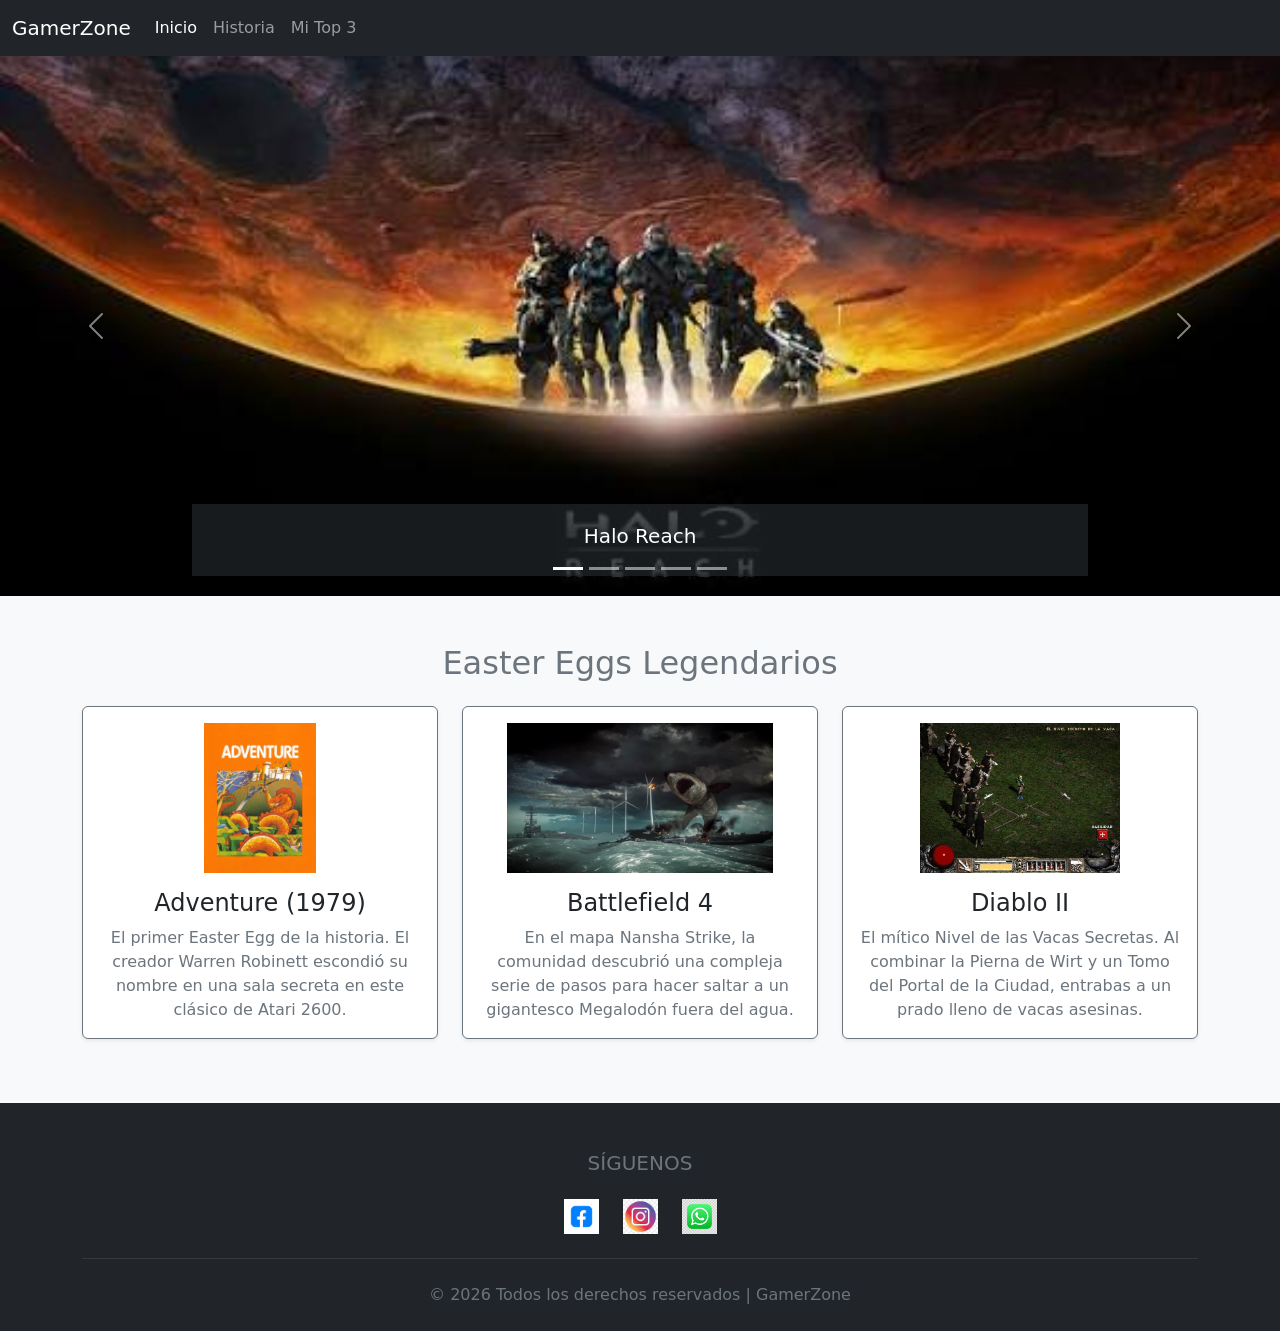
<file: index.html>
<!DOCTYPE html>
<html lang="es">
<head>
    <meta charset="UTF-8">
    <meta name="viewport" content="width=device-width, initial-scale=1.0">
    <!-- BOOTSTRAP CSS CDN (Sin validación de integridad para evitar bloqueos) -->
    <link href="https://cdn.jsdelivr.net/npm/bootstrap@5.3.3/dist/css/bootstrap.min.css" rel="stylesheet" crossorigin="anonymous">
    <!-- TU CSS -->
    <link rel="stylesheet" href="style.css">
    <title>GamerZone - Inicio</title>
</head>
<body class="bg-light text-dark">

    <nav class="navbar navbar-expand-lg bg-dark navbar-dark">
        <div class="container-fluid">
            <a class="navbar-brand" href="index.html">GamerZone</a>
            <button class="navbar-toggler" type="button" data-bs-toggle="collapse" data-bs-target="#navbarNavAltMarkup" aria-controls="navbarNavAltMarkup" aria-expanded="false" aria-label="Toggle navigation">
                <span class="navbar-toggler-icon"></span>
            </button>
            <div class="collapse navbar-collapse" id="navbarNavAltMarkup">
                <div class="navbar-nav">
                    <a class="nav-link active" aria-current="page" href="index.html">Inicio</a>
                    <a class="nav-link" href="historia.html">Historia</a>
                    <a class="nav-link" href="top3.html">Mi Top 3</a>
                </div>
            </div>
        </div>
    </nav>

    <!-- CARRUSEL -->
    <div id="carouselExampleIndicators" class="carousel slide" data-bs-ride="carousel">
        <div class="carousel-indicators">
            <button type="button" data-bs-target="#carouselExampleIndicators" data-bs-slide-to="0" class="active" aria-current="true" aria-label="Slide 1"></button>
            <button type="button" data-bs-target="#carouselExampleIndicators" data-bs-slide-to="1" aria-label="Slide 2"></button>
            <button type="button" data-bs-target="#carouselExampleIndicators" data-bs-slide-to="2" aria-label="Slide 3"></button>
            <button type="button" data-bs-target="#carouselExampleIndicators" data-bs-slide-to="3" aria-label="Slide 4"></button>
            <button type="button" data-bs-target="#carouselExampleIndicators" data-bs-slide-to="4" aria-label="Slide 5"></button>
        </div>
        <div class="carousel-inner">
            <div class="carousel-item active">
                <img src="halo.jpg" class="d-block w-100 carrusel-img" alt="Halo Reach">
                <div class="carousel-caption d-none d-md-block bg-dark bg-opacity-75">
                    <h5>Halo Reach</h5>
                </div>
            </div>
            <div class="carousel-item">
                <img src="gears.jpg" class="d-block w-100 carrusel-img" alt="Gears of War">
                <div class="carousel-caption d-none d-md-block bg-dark bg-opacity-75">
                    <h5>Gears of War</h5>
                </div>
            </div>
            <div class="carousel-item">
                <img src="hollow.jpg" class="d-block w-100 carrusel-img" alt="Hollow Knight">
                <div class="carousel-caption d-none d-md-block bg-dark bg-opacity-75">
                    <h5>Hollow Knight</h5>
                </div>
            </div>
            <div class="carousel-item">
                <img src="blasphemous.jpg" class="d-block w-100 carrusel-img" alt="Blasphemous">
                <div class="carousel-caption d-none d-md-block bg-dark bg-opacity-75">
                    <h5>Blasphemous</h5>
                </div>
            </div>
            <div class="carousel-item">
                <img src="souls.jpg" class="d-block w-100 carrusel-img" alt="Dark Souls">
                <div class="carousel-caption d-none d-md-block bg-dark bg-opacity-75">
                    <h5>Dark Souls</h5>
                </div>
            </div>
        </div>
        <button class="carousel-control-prev" type="button" data-bs-target="#carouselExampleIndicators" data-bs-slide="prev">
            <span class="carousel-control-prev-icon" aria-hidden="true"></span>
            <span class="visually-hidden">Previous</span>
        </button>
        <button class="carousel-control-next" type="button" data-bs-target="#carouselExampleIndicators" data-bs-slide="next">
            <span class="carousel-control-next-icon" aria-hidden="true"></span>
            <span class="visually-hidden">Next</span>
        </button>
    </div>

    <!-- EASTER EGGS -->
    <div class="container mt-5 mb-5">
        <h2 class="text-center mb-4 text-secondary">Easter Eggs Legendarios</h2>
        <div class="row text-center">
            <div class="col-md-4 mb-3">
                <div class="card h-100 bg-white border-secondary shadow-sm">
                    <div class="card-body">
                        <img src="adventure.jpg" class="img-fluid mb-3" alt="Adventure Atari" style="max-height: 150px;">
                        <h4 class="card-title">Adventure (1979)</h4>
                        <p class="card-text text-secondary">El primer Easter Egg de la historia. El creador Warren Robinett escondió su nombre en una sala secreta en este clásico de Atari 2600.</p>
                    </div>
                </div>
            </div>
            <div class="col-md-4 mb-3">
                <div class="card h-100 bg-white border-secondary shadow-sm">
                    <div class="card-body">
                        <img src="megalodon.jpg" class="img-fluid mb-3" alt="Megalodon Battlefield 4" style="max-height: 150px;">
                        <h4 class="card-title">Battlefield 4</h4>
                        <p class="card-text text-secondary">En el mapa Nansha Strike, la comunidad descubrió una compleja serie de pasos para hacer saltar a un gigantesco Megalodón fuera del agua.</p>
                    </div>
                </div>
            </div>
            <div class="col-md-4 mb-3">
                <div class="card h-100 bg-white border-secondary shadow-sm">
                    <div class="card-body">
                        <img src="vacas.jpg" class="img-fluid mb-3" alt="Diablo 2 Vacas" style="max-height: 150px;">
                        <h4 class="card-title">Diablo II</h4>
                        <p class="card-text text-secondary">El mítico Nivel de las Vacas Secretas. Al combinar la Pierna de Wirt y un Tomo del Portal de la Ciudad, entrabas a un prado lleno de vacas asesinas.</p>
                    </div>
                </div>
            </div>
        </div>
    </div>

    <!-- FOOTER -->
    <footer class="bg-dark text-white pt-5 pb-4 mt-5">
        <div class="container text-center">
            <div class="row justify-content-center">
                <div class="col-md-6">
                    <h5 class="text-uppercase mb-4 font-weight-bold text-secondary">Síguenos</h5>
                    <div class="d-flex gap-4 justify-content-center">
                        <a href="#"><img src="icon-facebook.png" alt="Facebook" width="35" height="35"></a>
                        <a href="#"><img src="icon-instagram.jpg" alt="Instagram" width="35" height="35"></a>
                        <a href="#"><img src="icon-whatsapp.jpg" alt="WhatsApp" width="35" height="35"></a>
                    </div>
                </div>
            </div>
            <hr class="my-4 border-secondary">
            <div class="row align-items-center">
                <div class="col-md-12 text-center">
                    <p class="mb-0 text-secondary">&copy; 2026 Todos los derechos reservados | GamerZone</p>
                </div>
            </div>
        </div>
    </footer>

    <!-- BOOTSTRAP JS CDN (Sin validación de integridad) -->
    <script src="https://cdn.jsdelivr.net/npm/bootstrap@5.3.3/dist/js/bootstrap.bundle.min.js" crossorigin="anonymous"></script>

</body>
</html>
</file>
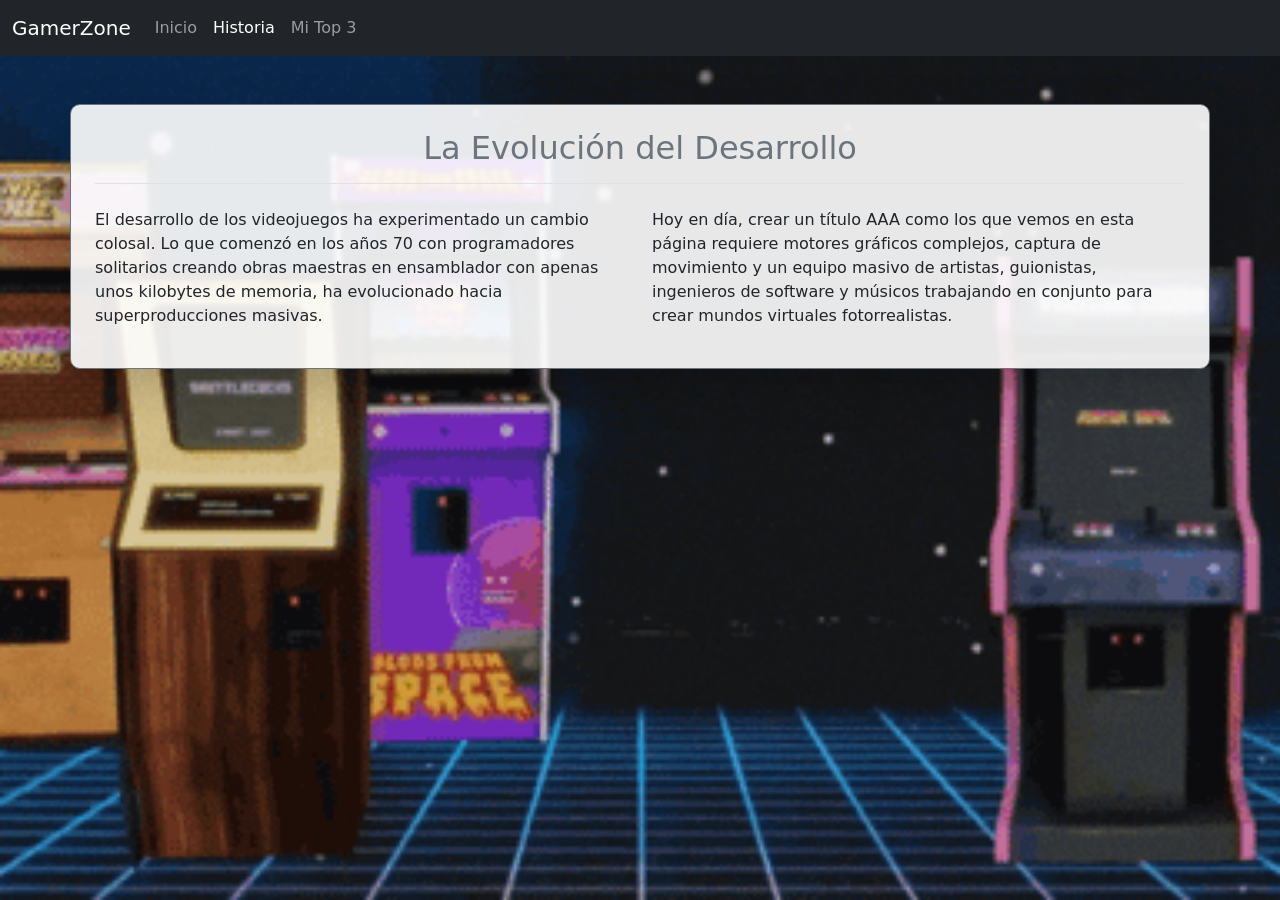
<file: historia.html>
<!DOCTYPE html>
<html lang="es">
<head>
    <meta charset="UTF-8">
    <meta name="viewport" content="width=device-width, initial-scale=1.0">
    <link href="https://cdn.jsdelivr.net/npm/bootstrap@5.3.3/dist/css/bootstrap.min.css" rel="stylesheet" crossorigin="anonymous">
    <link rel="stylesheet" href="style.css">
    <title>GamerZone - Historia</title>
</head>
<body class="fondo-historia">

    <nav class="navbar navbar-expand-lg bg-dark navbar-dark">
        <div class="container-fluid">
            <a class="navbar-brand" href="index.html">GamerZone</a>
            <button class="navbar-toggler" type="button" data-bs-toggle="collapse" data-bs-target="#navbarNavAltMarkup" aria-controls="navbarNavAltMarkup" aria-expanded="false" aria-label="Toggle navigation">
                <span class="navbar-toggler-icon"></span>
            </button>
            <div class="collapse navbar-collapse" id="navbarNavAltMarkup">
                <div class="navbar-nav">
                    <a class="nav-link" href="index.html">Inicio</a>
                    <a class="nav-link active" aria-current="page" href="historia.html">Historia</a>
                    <a class="nav-link" href="top3.html">Mi Top 3</a>
                </div>
            </div>
        </div>
    </nav>

    <div class="container mt-5 mb-5 p-4 shadow-lg border border-secondary capa-texto text-dark">
        <h2 class="text-center text-secondary border-bottom pb-3 mb-4">La Evolución del Desarrollo</h2>
        <div class="row">
            <div class="col-6">
                <p>El desarrollo de los videojuegos ha experimentado un cambio colosal. Lo que comenzó en los años 70 con programadores solitarios creando obras maestras en ensamblador con apenas unos kilobytes de memoria, ha evolucionado hacia superproducciones masivas.</p>
            </div> 
            <div class="col-6">
                <p>Hoy en día, crear un título AAA como los que vemos en esta página requiere motores gráficos complejos, captura de movimiento y un equipo masivo de artistas, guionistas, ingenieros de software y músicos trabajando en conjunto para crear mundos virtuales fotorrealistas.</p>
            </div> 
        </div>
    </div>

    <!-- BOOTSTRAP JS CDN -->
    <script src="https://cdn.jsdelivr.net/npm/bootstrap@5.3.3/dist/js/bootstrap.bundle.min.js" crossorigin="anonymous"></script>

</body>
</html>
</file>
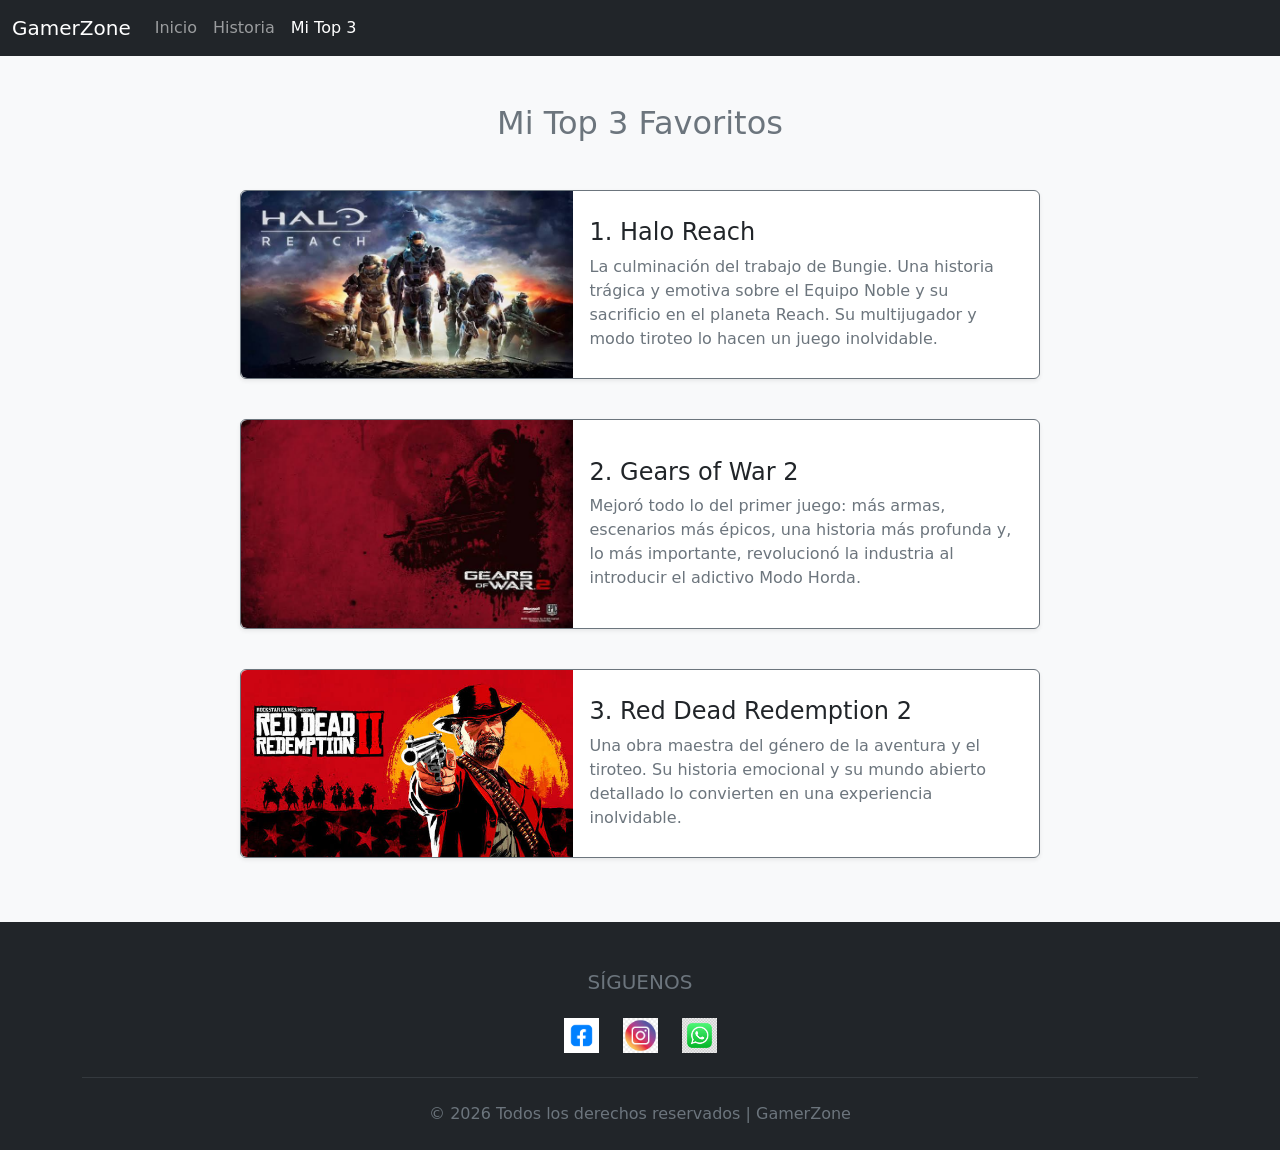
<file: top3.html>
<!DOCTYPE html>
<html lang="es">
<head>
    <meta charset="UTF-8">
    <meta name="viewport" content="width=device-width, initial-scale=1.0">
    <link href="https://cdn.jsdelivr.net/npm/bootstrap@5.3.3/dist/css/bootstrap.min.css" rel="stylesheet" crossorigin="anonymous">
    <link rel="stylesheet" href="style.css">
    <title>GamerZone - Mi Top 3</title>
</head>
<body class="bg-light text-dark">

    <nav class="navbar navbar-expand-lg bg-dark navbar-dark">
        <div class="container-fluid">
            <a class="navbar-brand" href="index.html">GamerZone</a>
            <button class="navbar-toggler" type="button" data-bs-toggle="collapse" data-bs-target="#navbarNavAltMarkup" aria-controls="navbarNavAltMarkup" aria-expanded="false" aria-label="Toggle navigation">
                <span class="navbar-toggler-icon"></span>
            </button>
            <div class="collapse navbar-collapse" id="navbarNavAltMarkup">
                <div class="navbar-nav">
                    <a class="nav-link" href="index.html">Inicio</a>
                    <a class="nav-link" href="historia.html">Historia</a>
                    <a class="nav-link active" aria-current="page" href="top3.html">Mi Top 3</a>
                </div>
            </div>
        </div>
    </nav>

    <div class="container mt-5 mb-5">
        <h2 class="text-center text-secondary mb-5">Mi Top 3 Favoritos</h2>
        
        <div class="d-flex flex-column align-items-center gap-4">

            <div class="card mb-3 shadow-sm border-secondary" style="max-width: 800px; width: 100%;">
                <div class="row g-0">
                    <div class="col-md-5">
                        <img src="top1.jpg" class="img-fluid rounded-start h-100 object-fit-cover" alt="Halo Reach">
                    </div>
                    <div class="col-md-7 d-flex align-items-center">
                        <div class="card-body bg-white">
                            <h4 class="card-title text-dark">1. Halo Reach</h4>
                            <p class="card-text text-secondary">La culminación del trabajo de Bungie. Una historia trágica y emotiva sobre el Equipo Noble y su sacrificio en el planeta Reach. Su multijugador y modo tiroteo lo hacen un juego inolvidable.</p>
                        </div>
                    </div>
                </div>
            </div>

            <div class="card mb-3 shadow-sm border-secondary" style="max-width: 800px; width: 100%;">
                <div class="row g-0">
                    <div class="col-md-5">
                        <img src="top2.jpg" class="img-fluid rounded-start h-100 object-fit-cover" alt="Gears of War 2">
                    </div>
                    <div class="col-md-7 d-flex align-items-center">
                        <div class="card-body bg-white">
                            <h4 class="card-title text-dark">2. Gears of War 2</h4>
                            <p class="card-text text-secondary">Mejoró todo lo del primer juego: más armas, escenarios más épicos, una historia más profunda y, lo más importante, revolucionó la industria al introducir el adictivo Modo Horda.</p>
                        </div>
                    </div>
                </div>
            </div>

            <div class="card mb-3 shadow-sm border-secondary" style="max-width: 800px; width: 100%;">
                <div class="row g-0">
                    <div class="col-md-5">
                        <img src="top3.jpg" class="img-fluid rounded-start h-100 object-fit-cover" alt="Red Dead Redemption 2">
                    </div>
                    <div class="col-md-7 d-flex align-items-center">
                        <div class="card-body bg-white">
                            <h4 class="card-title text-dark">3. Red Dead Redemption 2</h4>
                            <p class="card-text text-secondary">Una obra maestra del género de la aventura y el tiroteo. Su historia emocional y su mundo abierto detallado lo convierten en una experiencia inolvidable.</p>
                        </div>
                    </div>
                </div>
            </div>

        </div>
    </div>

    <footer class="bg-dark text-white pt-5 pb-4 mt-5">
        <div class="container text-center">
            <div class="row justify-content-center">
                <div class="col-md-6">
                    <h5 class="text-uppercase mb-4 font-weight-bold text-secondary">Síguenos</h5>
                    <div class="d-flex gap-4 justify-content-center">
                        <a href="#"><img src="icon-facebook.png" alt="Facebook" width="35" height="35"></a>
                        <a href="#"><img src="icon-instagram.jpg" alt="Instagram" width="35" height="35"></a>
                        <a href="#"><img src="icon-whatsapp.jpg" alt="WhatsApp" width="35" height="35"></a>
                    </div>
                </div>
            </div>
            <hr class="my-4 border-secondary">
            <div class="row align-items-center">
                <div class="col-md-12 text-center">
                    <p class="mb-0 text-secondary">&copy; 2026 Todos los derechos reservados | GamerZone</p>
                </div>
            </div>
        </div>
    </footer>

    <!-- BOOTSTRAP JS CDN -->
    <script src="https://cdn.jsdelivr.net/npm/bootstrap@5.3.3/dist/js/bootstrap.bundle.min.js" crossorigin="anonymous"></script>

</body>
</html>
</file>
<file: style.css>
.carrusel-img {
    height: 60vh;
    object-fit: cover;
}

.fondo-historia {
    background-image: url('historia.gif'); 
    background-size: cover;
    background-position: center;
    background-attachment: fixed;
    min-height: 100vh;
}

.capa-texto {
    background-color: rgba(255, 255, 255, 0.9); 
    border-radius: 10px;
}
</file>
